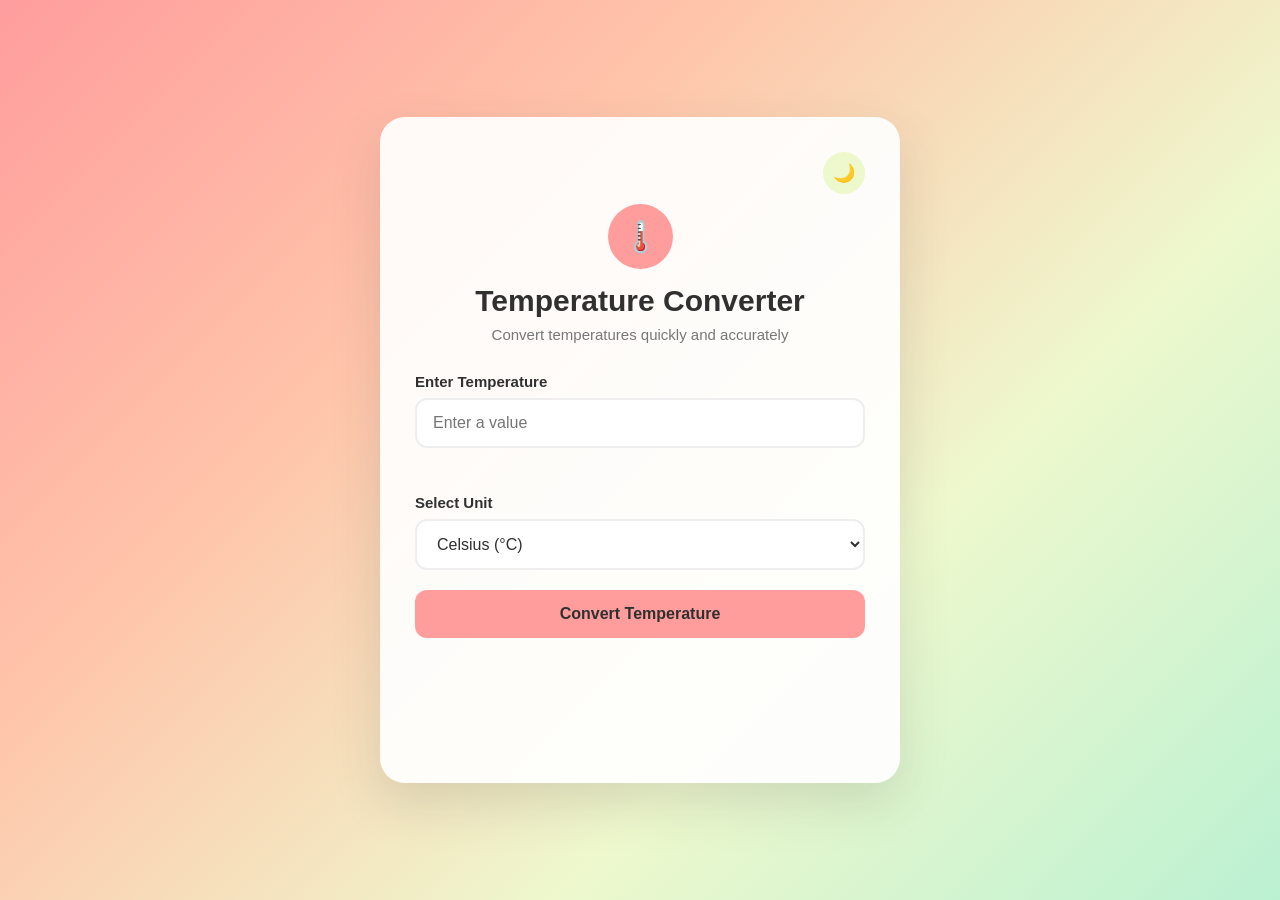
<file: WebDev-L1-TemperatureConverter/index.html>
<!DOCTYPE html>
<html lang="en">
<head>
    <meta charset="UTF-8">
    <meta name="viewport" content="width=device-width, initial-scale=1.0">
    <title>Temperature Converter</title>

    <link rel="stylesheet" href="styles.css">
</head>

<body>

    <div class="container">

        <div class="converter">
            <button id="themeBtn" class="theme-btn">🌙</button>

            <div class="header">
                <div class="icon">🌡️</div>
                <h1>Temperature Converter</h1>
                <p>Convert temperatures quickly and accurately</p>
            </div>

            <div class="form">

                <div class="input-group">
                    <label for="temperature">Enter Temperature</label>

                    <input
                        type="text"
                        id="temperature"
                        placeholder="Enter a value"
                        autocomplete="off"
                    >

                    <p id="error" class="error"></p>
                </div>

                <div class="input-group">
                    <label for="unit">Select Unit</label>

                    <select id="unit">
                        <option value="celsius">Celsius (°C)</option>
                        <option value="fahrenheit">Fahrenheit (°F)</option>
                        <option value="kelvin">Kelvin (K)</option>
                    </select>
                </div>

                <button id="convertBtn" class="convert-btn">
                    Convert Temperature
                </button>

            </div>

            <div id="result" class="result">

                <div class="result-card">
                    <span>Celsius</span>
                    <strong id="celsiusResult">-- °C</strong>
                </div>

                <div class="result-card">
                    <span>Fahrenheit</span>
                    <strong id="fahrenheitResult">-- °F</strong>
                </div>

                <div class="result-card">
                    <span>Kelvin</span>
                    <strong id="kelvinResult">-- K</strong>
                </div>

            </div>

        </div>

    </div>

    <script src="script.js"></script>

</body>
</html>
</file>
<file: WebDev-L1-TemperatureConverter/styles.css>
* {
    margin: 0;
    padding: 0;
    box-sizing: border-box;
}

:root {
    --pink: #ff9d9d;
    --peach: #ffc5aa;
    --cream: #eef8cd;
    --green: #bbf1d2;
    --dark: #303030;
    --white: #ffffff;
    --error: #d94b4b;
}

body {
    min-height: 100vh;
    font-family: Arial, sans-serif;
    background: linear-gradient(
        135deg,
        var(--pink),
        var(--peach),
        var(--cream),
        var(--green)
    );

    display: flex;
    justify-content: center;
    align-items: center;

    padding: 30px;
}

.container {
    width: 100%;
    max-width: 520px;
}

.converter {
    background: rgba(255, 255, 255, 0.92);
    padding: 35px;
    border-radius: 25px;

    box-shadow: 0 20px 50px rgba(60, 60, 60, 0.15);

    animation: slideUp 0.7s ease;
}

.header {
    text-align: center;
    margin-bottom: 30px;
}

.icon {
    width: 65px;
    height: 65px;

    margin: 0 auto 15px;

    display: flex;
    justify-content: center;
    align-items: center;

    background: var(--pink);
    border-radius: 50%;

    font-size: 30px;

    animation: float 2.5s ease-in-out infinite;
}

.header h1 {
    color: var(--dark);
    font-size: 30px;
    margin-bottom: 8px;
}

.header p {
    color: #777;
    font-size: 15px;
}

.form {
    display: flex;
    flex-direction: column;
    gap: 20px;
}

.input-group {
    display: flex;
    flex-direction: column;
    gap: 8px;
}

.input-group label {
    color: var(--dark);
    font-size: 15px;
    font-weight: bold;
}

.input-group input,
.input-group select {
    width: 100%;
    padding: 14px 16px;

    border: 2px solid #eee;
    border-radius: 12px;

    background: #fff;
    color: var(--dark);

    font-size: 16px;
    outline: none;

    transition: 0.3s ease;
}

.input-group input:focus,
.input-group select:focus {
    border-color: var(--pink);
    box-shadow: 0 0 0 4px rgba(255, 157, 157, 0.2);
}

.input-group input:hover,
.input-group select:hover {
    border-color: var(--peach);
}

.error {
    min-height: 18px;
    color: var(--error);
    font-size: 13px;
}

.convert-btn {
    border: none;
    padding: 15px;

    border-radius: 12px;

    background: var(--pink);
    color: var(--dark);

    font-size: 16px;
    font-weight: bold;

    cursor: pointer;

    transition: 0.3s ease;
}

.convert-btn:hover {
    background: var(--peach);
    transform: translateY(-3px);
    box-shadow: 0 8px 20px rgba(255, 157, 157, 0.35);
}

.convert-btn:active {
    transform: translateY(0);
}

.result {
    display: grid;
    grid-template-columns: repeat(3, 1fr);
    gap: 12px;

    margin-top: 30px;

    opacity: 0;
    transform: translateY(15px);
    pointer-events: none;

    transition: 0.4s ease;
}

.result.show {
    opacity: 1;
    transform: translateY(0);
    pointer-events: auto;
}

.result-card {
    padding: 18px 10px;

    background: var(--cream);
    border-radius: 15px;

    text-align: center;

    transition: 0.3s ease;
}

.result-card:nth-child(2) {
    background: var(--peach);
}

.result-card:nth-child(3) {
    background: var(--green);
}

.result-card:hover {
    transform: translateY(-5px);
    box-shadow: 0 10px 20px rgba(50, 50, 50, 0.1);
}

.result-card span {
    display: block;

    color: #666;
    font-size: 13px;

    margin-bottom: 8px;
}

.result-card strong {
    color: var(--dark);
    font-size: 18px;
}

@keyframes slideUp {
    from {
        opacity: 0;
        transform: translateY(35px);
    }

    to {
        opacity: 1;
        transform: translateY(0);
    }
}

@keyframes float {
    0%,
    100% {
        transform: translateY(0);
    }

    50% {
        transform: translateY(-6px);
    }
}

@media (max-width: 550px) {

    body {
        padding: 15px;
    }

    .converter {
        padding: 25px 20px;
    }

    .header h1 {
        font-size: 25px;
    }

    .result {
        grid-template-columns: 1fr;
    }

}

.theme-btn {
    width: 42px;
    height: 42px;
    border: none;
    border-radius: 50%;

    background: var(--cream);
    color: var(--dark);

    font-size: 18px;
    cursor: pointer;

    display: flex;
    align-items: center;
    justify-content: center;

    margin-left: auto;
    margin-bottom: 10px;

    transition: 0.3s ease;
}

.theme-btn:hover {
    transform: rotate(20deg) scale(1.08);
    background: var(--peach);
}

/* Dark Mode */

body.dark {
    background: linear-gradient(
        135deg,
        #332c2c,
        #3c3230,
        #30352b,
        #28382f
    );
}

body.dark .converter {
    background: #202322;
    box-shadow: 0 20px 50px rgba(0, 0, 0, 0.4);
}

body.dark .header h1,
body.dark .input-group label,
body.dark .result-card strong {
    color: #f5f5f5;
}

body.dark .header p,
body.dark .result-card span {
    color: #bdbdbd;
}

body.dark .input-group input,
body.dark .input-group select {
    background: #2c302e;
    color: #ffffff;
    border-color: #444;
}

body.dark .input-group input:focus,
body.dark .input-group select:focus {
    border-color: var(--pink);
}

body.dark .theme-btn {
    background: #353b38;
    color: #ffffff;
}

body.dark .result-card {
    background: #30352b;
}

body.dark .result-card:nth-child(2) {
    background: #403530;
}

body.dark .result-card:nth-child(3) {
    background: #293b32;
}
</file>
